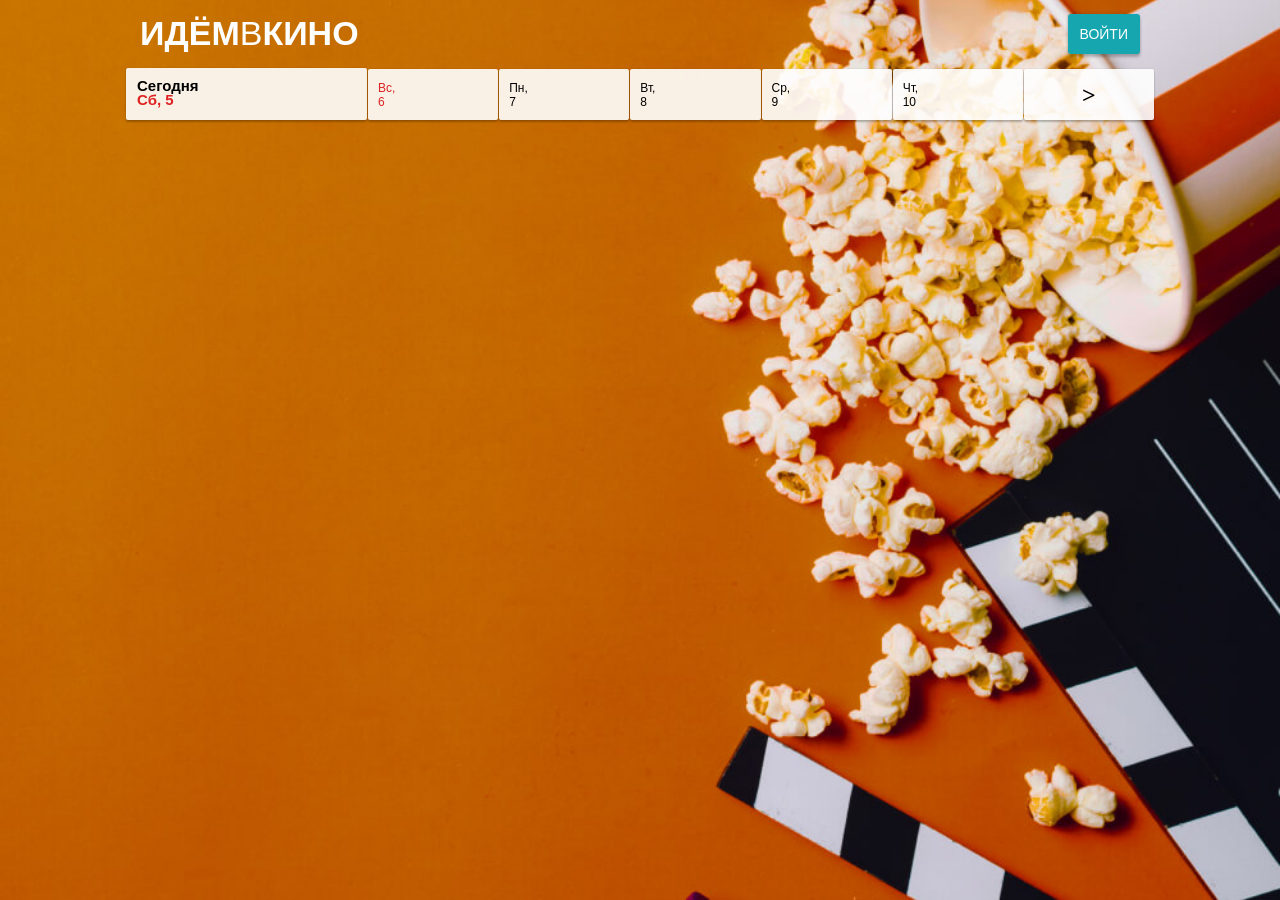
<file: index.html>
<!DOCTYPE html>
<html lang="ru">
<head>
  <meta charset="UTF-8">
  <meta name="viewport" content="width=device-width, initial-scale=1.0">
  <title>Идёмвкино</title>

  <link rel="stylesheet" href="./css/style.css">
</head>
<body>
  <div class="container">
    <header class="header">
      <h1 class="header__logo"><a class="header__logo_link" href="index.html">Идём<span class="header__logo_letter">в</span>кино</a></h1>
      <button class="header__button button">Войти</button>
    </header>

    <nav class="nav">
      <ul class="nav__days">
        <li class="nav__day nav__day_today">
          <span class="nav__text-today">Сегодня</span>
          <br><span class="nav__text-week"></span> <span class="nav__text-date"></span>
        </li>

        <li class="nav__day">
          <span class="nav__text-week"></span>
          <span class="nav__text-date"></span>
        </li>

        <li class="nav__day">
          <span class="nav__text-week"></span>
          <span class="nav__text-date"></span>
        </li>

        <li class="nav__day">
          <span class="nav__text-week"></span>
          <span class="nav__text-date"></span>
        </li>

        <li class="nav__day">
          <span class="nav__text-week"></span>
          <span class="nav__text-date"></span>
        </li>

        <li class="nav__day">
          <span class="nav__text-week"></span>
          <span class="nav__text-date"></span>
        </li>

        <li class="nav__day nav__arrow right">
          <span class="nav__arrow-text">&gt;</span>
        </li>
      </ul>
    </nav>

    <main class="main">
    </main>
  </div>

  <script src="./js/index.js"></script>
</body>
</html>
</file>
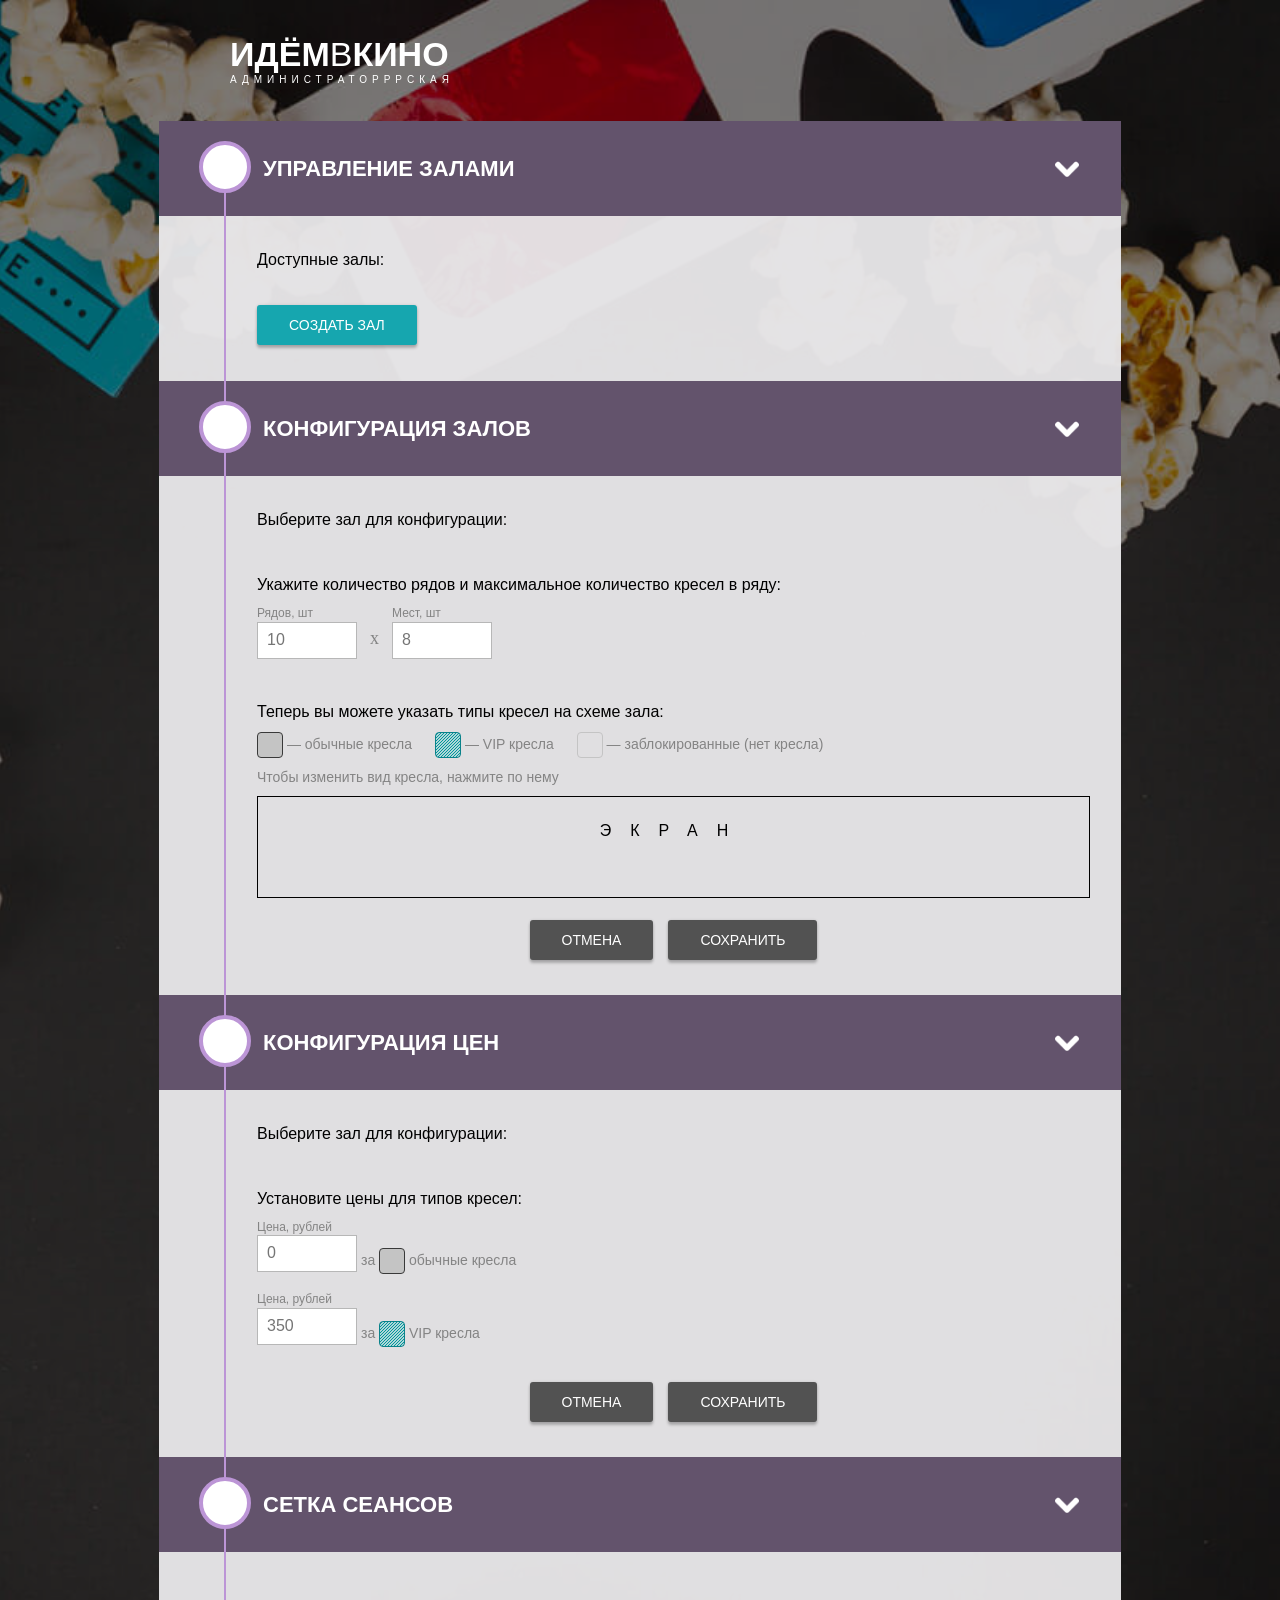
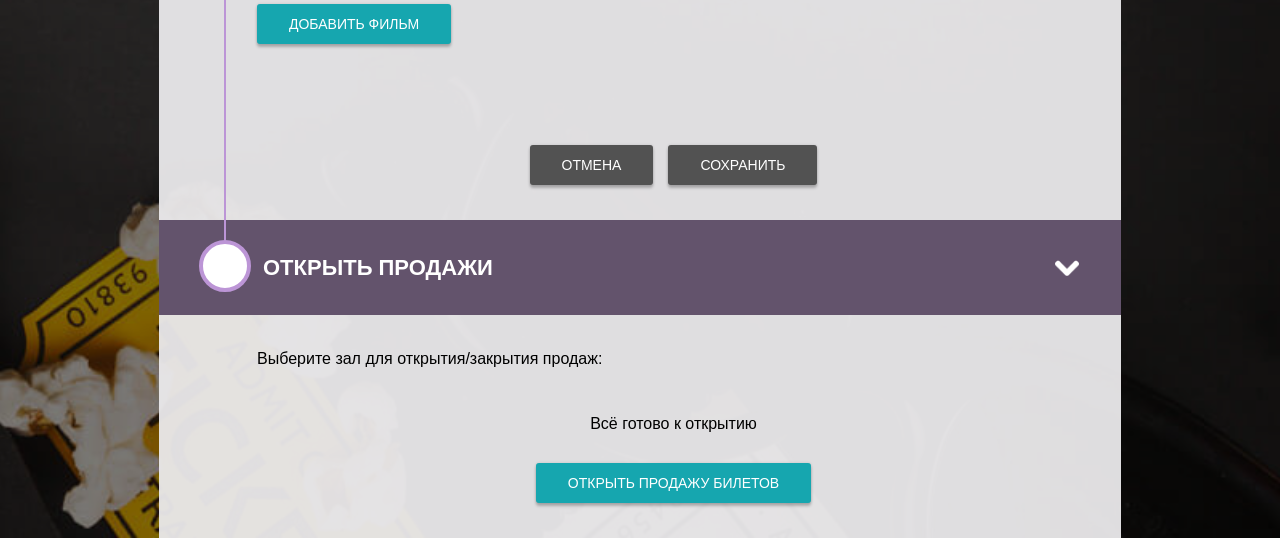
<file: admin-index.html>
<!DOCTYPE html>
<html lang="ru">
<head>
  <meta charset="UTF-8">
  <meta name="viewport" content="width=device-width, initial-scale=1.0">
  <title>Администраторская: Идёмвкино</title>

  <link rel="stylesheet" href="./css/style.css">
</head>
<body>
  <div class="admin__container">
    <header class="header header__admin">
      <h1 class="header__logo">Идём<span class="header__logo_letter">в</span>кино</h1>
      <p class="header__subtitle">Администраторррская</p>
    </header>

    <main class="admin__main">
      <section class="admin__section halls">
        <div class="admin__header">
          <h2 class="admin__header_text admin__header_text-first">Управление залами</h2>
          <img src="./images/arrow.png" alt="Скрыть/раскрыть раздел" class="admin__header_arrow">
        </div>

        <div class="admin__wrapper">
          <p class="admin__info halls__info">Доступные залы:</p>

          <ul class="halls__list">
          </ul>
            
          <button class="admin__button_hall button">Создать зал</button>
        </div>
      </section>

      <section class="admin__section hall-config">
        <div class="admin__header">
          <h2 class="admin__header_text">Конфигурация залов</h2>
          <img src="./images/arrow.png" alt="Скрыть/раскрыть раздел" class="admin__header_arrow">
        </div>

        <div class="admin__wrapper">
          <p class="admin__info">Выберите зал для конфигурации:</p>
          <ul class="halls_choose hall-config__list">
          </ul>

          <div class="hall-config__wrapper">
           
            <p class="admin_info">Укажите количество рядов и максимальное количество кресел в ряду:</p>
            
            <form class="hall-config__size">
              <label class="hall-config__size_rows admin_label">
                  Рядов, шт
                  <input type="number" id="rows" class="admin_input hall-config__rows" value="10" min="1" max="50">
              </label>
              <p class="hall-size">x</p>
              <label class="hall-config__size_places admin_label">
                  Мест, шт
                  <input type="number" id="places" class="admin_input hall-config__places" value="8" min="1" max="50">
              </label>
            </form>

            <p class="admin__info">Теперь вы можете указать типы кресел на схеме зала:</p>

            <div class="hall-config__types">
              <div class="hall-config__type_place"> 
                <span class="place_standart"></span> — обычные кресла
              </div>
              <div class="hall-config__type_place">
                <span class="place_vip"></span> — VIP кресла
              </div>
              <div class="hall-config__type_place">
                <span class="place_block"></span> — заблокированные (нет кресла)</p>
              </div>
            </div>

            <p class="hall-config__hint">Чтобы изменить вид кресла, нажмите по нему</p>

            <div class="hall-config__hall">
              <div class="hall-config__hall_screen">экран</div>

              <div class="hall-config__hall_wrapper">
              </div>

            </div>

            <div class="hall-config__buttons">
              <button class="admin__button_cancel hall-config__batton_cancel button_disabled button">Отмена</button>
              <button class="admin__button_save hall-config__batton_save button_disabled button">Сохранить</button>
            </div>

          </div>

        </div>
      </section>

      <section class="admin__section price-config">
        <div class="admin__header">
          <h2 class="admin__header_text">Конфигурация цен</h2>
          <img src="./images/arrow.png" alt="Скрыть/раскрыть раздел" class="admin__header_arrow">
        </div>

        <div class="admin__wrapper">
          <p class="admin__info">Выберите зал для конфигурации:</p>
          <ul class="halls_choose price-config__list">
          </ul>

          <div class="price-config__wrapper">

            <p class="admin__info">Установите цены для типов кресел:</p>

            <form class="price-config__form">

              <div class="price-config__legend">
                <label class="admin_label price-config__label">
                  Цена, рублей
                  <input type="number" class="admin_input price-config__input_standart" placeholder="0" min="0">
                </label>
                <p class="price-config__legend_text"> за <span class="price-config__chair place_standart"></span> обычные кресла</p>
              </div>
            
              <div class="price-config__legend">
                <label class="admin_label price-config__label">
                  Цена, рублей
                  <input type="number" class="admin_input price-config__input_vip" placeholder="350" min="0">
                </label>
                <p class="price-config__legend_text"> за <span class="price-config__chair place_vip"></span> VIP кресла</p>
              </div>

            </form>

            <div class="price-config__buttons">
              <button class="admin__button_cancel price-config__batton_cancel button_disabled button" type="reset">Отмена</button>
              <button class="admin__button_save price-config__batton_save button_disabled button">Сохранить</button>
            </div>

          </div>
        </div>
      </section>

      <section class="admin__section movie-seances">
        <div class="admin__header">
          <h2 class="admin__header_text">Сетка сеансов</h2>
          <img src="./images/arrow.png" alt="Скрыть/раскрыть раздел" class="admin__header_arrow">
        </div>

        <div class="admin__wrapper">

          <button class="admin__button_movie button">Добавить фильм</button>
    
          <div class="movie-seances__wrapper">
          </div>

          <div class="movie-seances__timelines">
          </div>

          <div class="movie-seances__buttons">
            <button class="admin__button_cancel movie-seances__batton_cancel button_disabled button" type="reset">Отмена</button>
            <button class="admin__button_save movie-seances__batton_save button_disabled button">Сохранить</button>
          </div>

        </div>
      </section>

      <section class="admin__section open">
        <div class="admin__header">
          <h2 class="admin__header_text admin__header_text-last">Открыть продажи</h2>
          <img src="./images/arrow.png" alt="Скрыть/раскрыть раздел" class="admin__header_arrow">
        </div>

        <div class="admin__wrapper admin__wrapper-last">
          <p class="admin__info">Выберите зал для открытия/закрытия продаж:</p>

          <ul class="halls_choose open__list">
          </ul>

          <div class="open__wrapper">

            <p class="admin__info open__info">Всё готово к открытию</p>
              
            <button class="admin__button_open button">Открыть продажу билетов</button>

          </div>
        </div>

      </section>

    </main>

  </div>

  <div class="popup popup__hall_add popup__hidden">

    <div class="popup__container">

      <div class="popup__header">
        <h2 class="popup__header_text">Добавление зала</h2>

        <div class="popup__close">
          <img src="./images/close.png" alt="Кнопка 'Закрыть окно'">
        </div>
      </div>

      <form class="popup__form popup__form_add-hall">
        <label class="admin_label add-hall_label">
          Название зала
          <input type="text" class="admin_input add-hall_input" placeholder="Например, «Зал 1»" required>
        </label>

        <div class="popup__buttons">
          <button class="popup__button_save popup__add-hall_button_add button" type="submit">Добавить зал</button>
          <button class="popup__button_cancel popup__add-hall_button_cancel button" type="reset">Отменить</button>
        </div>

      </form>
    </div>

  </div>

  <div class="popup popup__movie_add popup__hidden">

    <div class="popup__container">

      <div class="popup__header">
        <h2 class="popup__header_text">Добавление фильма</h2>

        <div class="popup__close">
          <img src="./images/close.png" alt="Кнопка 'Закрыть окно'">
        </div>
      </div>

      <form class="popup__form popup__form_add-movie">
        <label class="admin_label add-movie_label">
          Название фильма
          <input type="text" name="movie_name" class="admin_input add-movie_name_input" placeholder="Например, «Гражданин Кейн»" required>
        </label>

        <label class="admin_label add-movie_label">
          Продолжительность фильма (мин.)
          <input type="number" name="movie_time" class="admin_input add-movie_time_input" required>
        </label>

        <label class="admin_label add-movie_label">
          Описание фильма
          <textarea name="movie_synopsis" class="admin_input add-movie_synopsis_input" required></textarea>
        </label>

        <label class="admin_label add-movie_label">
          Страна
          <input type="text" name="movie_country" class="admin_input add-movie_country_input" required>
        </label>

        <div class="popup__buttons">
          <button class="popup__button_save popup__add-movie_button button">Добавить фильм</button>

          <label class="popup__button_save popup__add-poster_button button">
            Загрузить постер
            <input type="file" name="file" accept=".png" class="input_add_poster">
          </label>

          <button class="popup__button_cancel popup__add-movie_button_cancel button" type="reset">Отменить</button>
        </div>

      </form>
    </div>

  </div>

  <div class="popup popup__seance_add popup__hidden">

    <div class="popup__container">

      <div class="popup__header">
        <h2 class="popup__header_text">Добавление сеанса</h2>

        <div class="popup__close">
          <img src="./images/close.png" alt="Кнопка 'Закрыть окно'">
        </div>
      </div>

      <form class="popup__form popup__form_add-seance">
        <label class="admin_label add-seance_label">
          Название зала
          <select class="select__add-seance select__add-seance_hall">
          </select>
        </label>

        <label class="admin_label add-seance_label">
          Название фильма
          <select class="select__add-seance select__add-seance_movie">
          </select>
        </label>

        <label class="admin_label add-seance_label" id="seance_time">
          Время начала
          <input type="time" class="admin_input add-seans__input_time" value="00:00" required>
        </label>

        <div class="popup__buttons">
          <button class="popup__button_save popup__add-seance_button_add button">Добавить сеанс</button>
          <button class="popup__button_cancel popup__add-seance_button_cancel button" type="reset">Отменить</button>
        </div>

      </form>
    </div>

  </div>

  <div class="popup popup__seance_remove popup__hidden">

    <div class="popup__container">

      <div class="popup__header">
        <h2 class="popup__header_text">Удаление сеанса</h2>

        <div class="popup__close">
          <img src="./images/close.png" alt="Кнопка 'Закрыть окно'">
        </div>
      </div>

      <div class="seance-remove_text">
        Вы действительно хотите снять с сеанса фильм "<span class="seance-remove_title"></span>"?
      </div>

      <div class="popup__buttons">
        <button class="popup__button_save popup__remove-seance_button_delete button">Удалить</button>
        <button class="popup__button_cancel popup__remove-seance_button_cancel button" type="reset">Отменить</button>
      </div>

   
    </div>

  <script src="./js/admin_index.js"></script>  
  <script src="./js/admin_halls.js"></script>
  <script src="./js/admin_movies.js"></script>
  <script src="./js/admin_seances.js"></script>

</body>
</html>
</file>
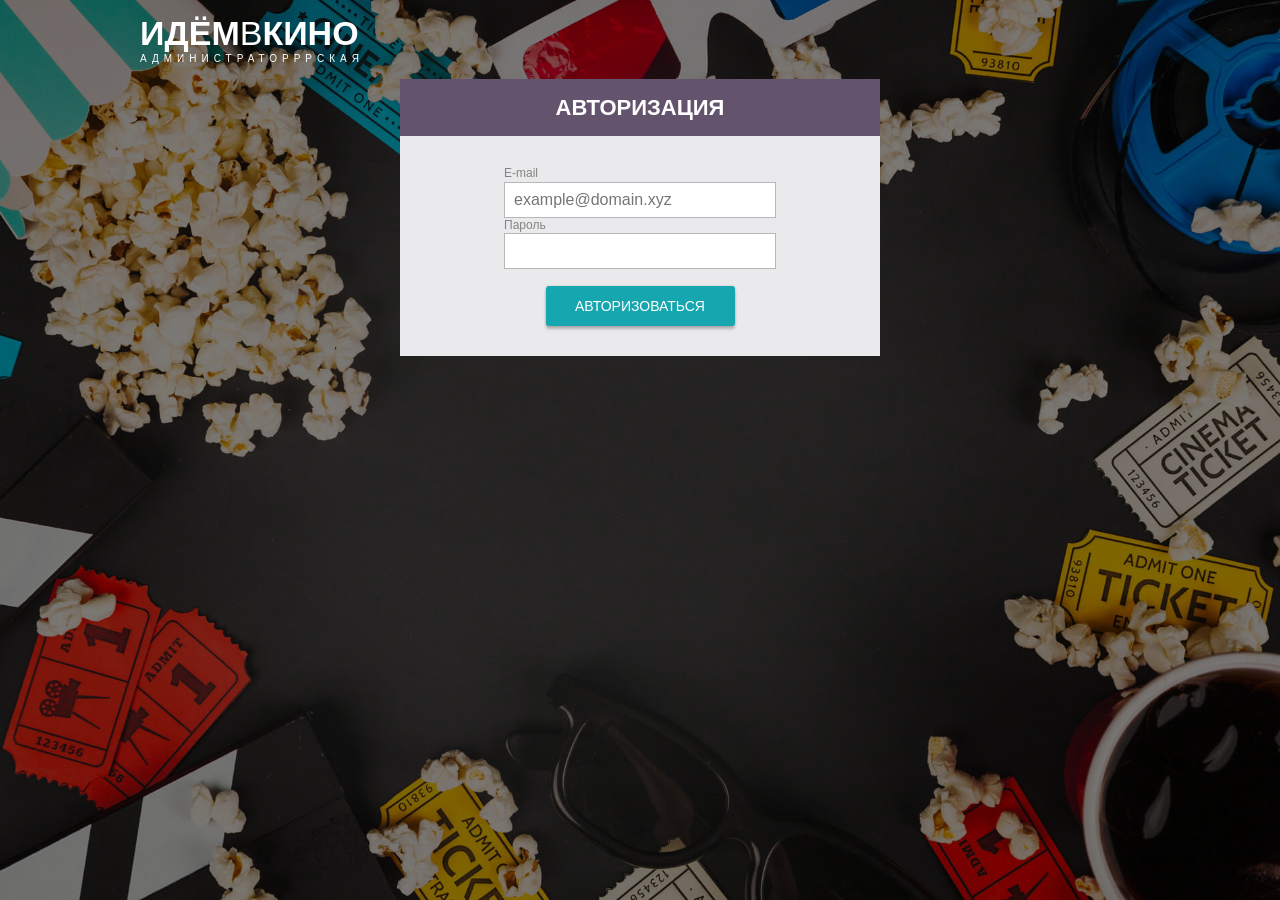
<file: admin-login.html>
<!DOCTYPE html>
<html lang="ru">
<head>
  <meta charset="UTF-8">
  <meta name="viewport" content="width=device-width, initial-scale=1.0">
  <title>Авторизация: Идёмвкино</title>

  <link rel="stylesheet" href="./css/style.css">
</head>
<body>
  <div class="admin__container">
    <header class="header login__header">
      <h1 class="header__logo">Идём<span class="header__logo_letter">в</span>кино</h1>
      <p class="header__subtitle">Администраторррская</p>
    </header>

    <main class="login__main">
      <div class="login__main_header">
          <h2 class="login__main_header-text">Авторизация</h2>
      </div>

      <form class="login__form">
        <label class="login__label">
          <span class="label__text">E-mail</span>
          <input type="email" name="login" class="login__input login__email" placeholder="example@domain.xyz">
        </label>

        <label class="login__label">
          <span class="label__text">Пароль</span>
          <input type="password" name="password" class="login__input login__password">
        </label>

        <button class="login__button button">Авторизоваться</button>
      </form>
    </main>

  </div>

  <script src="./js/admin_login.js"></script>
</body>
</html>
</file>
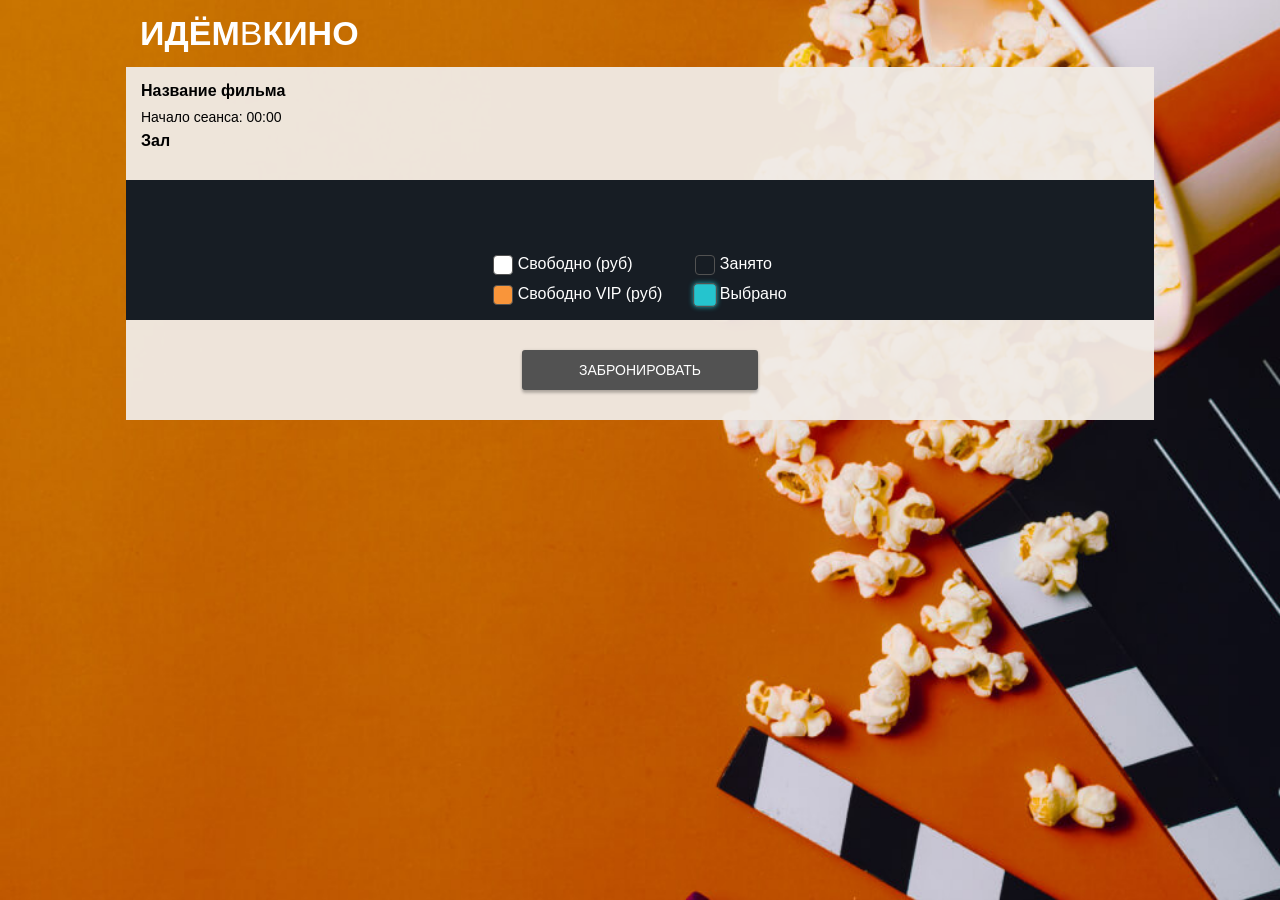
<file: hall.html>
<!DOCTYPE html>
<html lang="ru">
<head>
  <meta charset="UTF-8">
  <meta name="viewport" content="width=device-width, initial-scale=1.0">
  <title>Выбор мест: Идёмвкино</title>

  <link rel="stylesheet" href="./css/style.css">
</head>

<body>
  <div class="container">
    <header class="header">
      <h1 class="header__logo"><a class="header__logo_link" href="index.html">Идём<span class="header__logo_letter">в</span>кино</a></h1>
    </header>

    <main class="main buying">
      <section class="buying__info">
        <div class="buying__info_movie">
          <h2 class="buying__info_title">Название фильма</h2>
          <p class="buying__info_start">Начало сеанса: <span class="buying__info-time">00:00</span></p> 
          <p class="buying__info_hall">Зал</p>
        </div>  

        <div class="buying__info_hint">
          <img src="./images/hint.png" alt="Тап" class="buying__info_hint-image">
          <div class="buying__info_hint-text">Тапните дважды, чтобы увеличить</div>
        </div>
      </section>

      <section class="buying__scheme">
        <div class="buying__scheme_wrapper">
          <div class="buying__scheme_places">
          </div>
        </div>

        <div class="buying__scheme_legend">
          <div class="buying__scheme_prices">
            <p class="buying__scheme_legend-text"><span class="buying__scheme_legend-chair chair_standart"></span> Свободно (<span class="price_standart"></span>руб)</p>
            <p class="buying__scheme_legend-text"><span class="buying__scheme_legend-chair chair_vip"></span> Свободно VIP (<span class="price_vip"></span>руб)</p>
          </div>

          <div class="buying__scheme_info">
            <p class="buying__scheme_legend-text"><span class="buying__scheme_legend-chair chair_occupied"></span> Занято</p>
            <p class="buying__scheme_legend-text"><span class="buying__scheme_legend-chair chair_selected"></span> Выбрано</p>
          </div>
        </div>
      </section>

      <button class="buying__button button buying__button_disabled">Забронировать</button>

    </main>
  </div>

  <script src="./js/hall.js"></script>
</body>

</html>
</file>
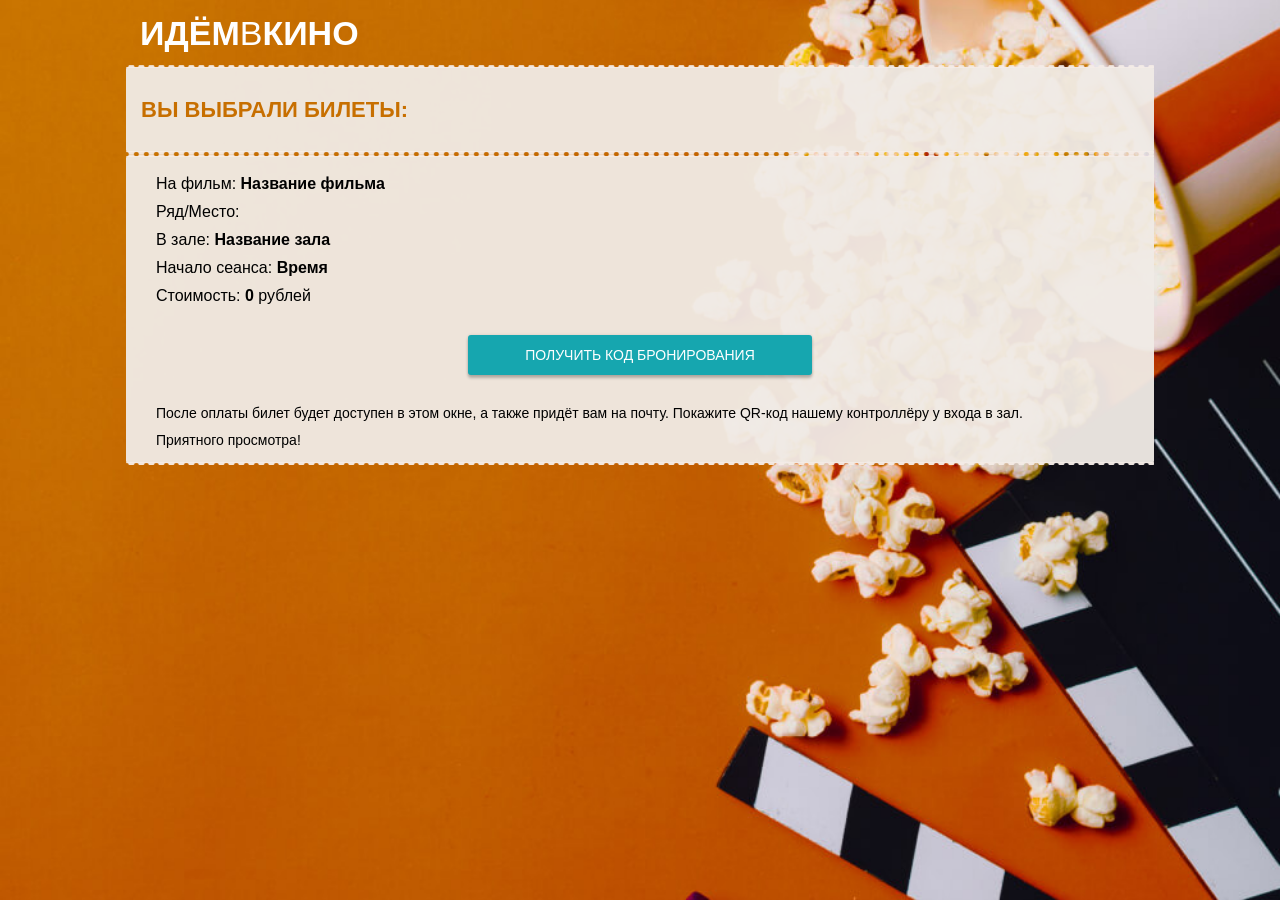
<file: payment.html>
<!DOCTYPE html>
<html lang="ru">
  <head>
    <meta charset="UTF-8" />
    <meta name="viewport" content="width=device-width, initial-scale=1.0" />
    <title>Оплата билетов: Идёмвкино</title>

    <link rel="stylesheet" href="./css/style.css" />
  </head>

  <body>
    <div class="container">
      <header class="header">
        <h1 class="header__logo">
          <a class="header__logo_link" href="index.html"
            >Идём<span class="header__logo_letter">в</span>кино</a
          >
        </h1>
      </header>

      <main class="main">
        <div class="payment__header">
          <h2 class="payment__header-text">Вы выбрали билеты:</h2>
        </div>

        <section class="ticket__info-wrapper">
          <div class="ticket__info">
            <p class="ticket__info-text">
              На фильм:
              <span class="ticket__info-movie ticket__info-bold"
                >Название фильма</span
              >
            </p>
            <p class="ticket__info-text">
              Ряд/Место:
              <span class="ticket__info-places ticket__info-bold"></span>
            </p>
            <p class="ticket__info-text">
              В зале:
              <span class="ticket__info-hall ticket__info-bold"
                >Название зала</span
              >
            </p>
            <p class="ticket__info-text">
              Начало сеанса:
              <span class="ticket__info-time ticket__info-bold">Время</span>
            </p>
            <p class="ticket__info-text">
              Стоимость:
              <span class="ticket__info-price ticket__info-bold">0</span> рублей
            </p>
          </div>

          <button class="ticket__button button">
            Получить код бронирования
          </button>

          <div class="ticket__hint">
            <p class="ticket__hint-text">
              После оплаты билет будет доступен в этом окне, а также придёт вам
              на почту. Покажите QR-код нашему контроллёру у входа в зал.
            </p>

            <p class="ticket__hint-text">Приятного просмотра!</p>
          </div>
        </section>
      </main>
    </div>

    <script src="./js/payment.js"></script>
  </body>
</html>
</file>
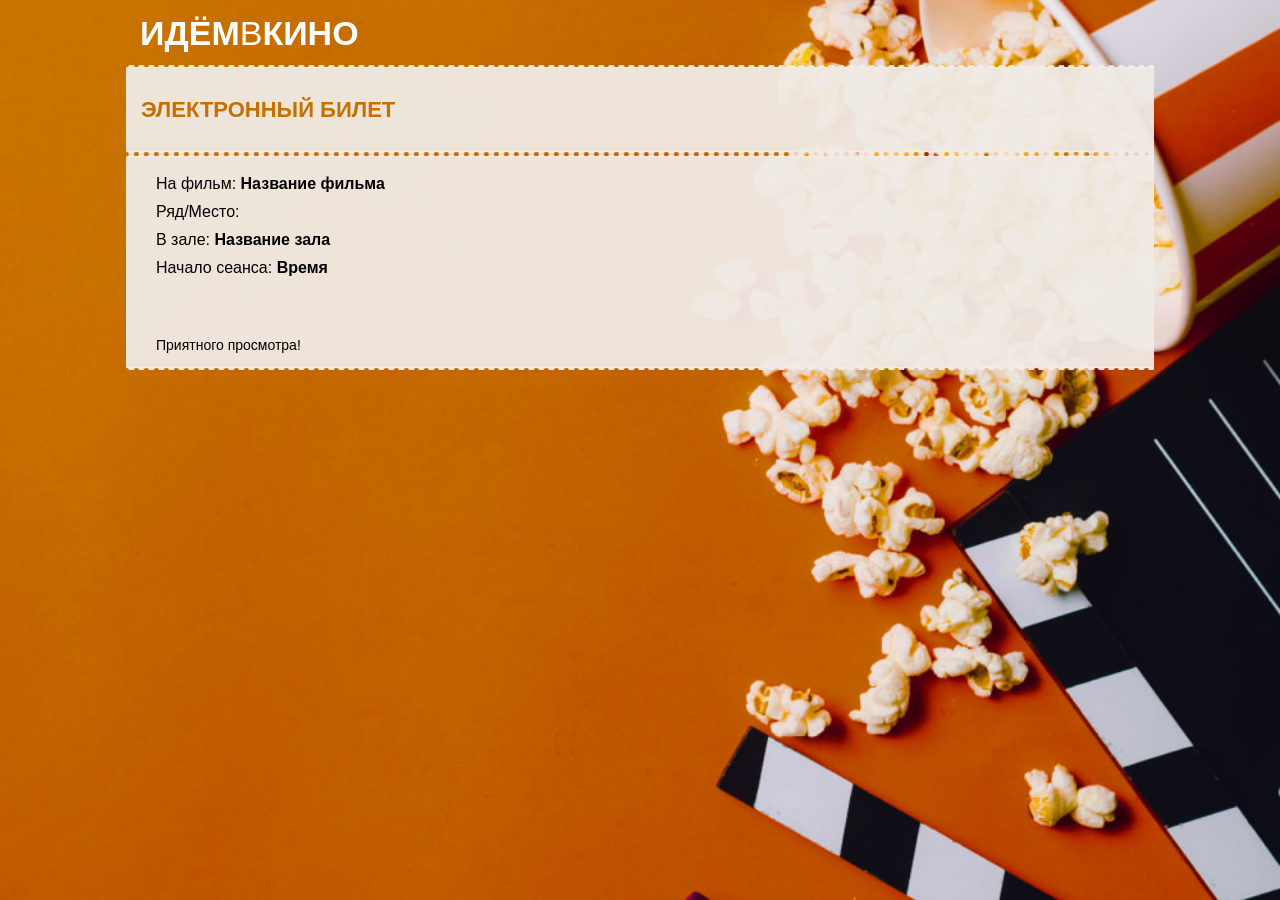
<file: ticket.html>
<!DOCTYPE html>
<html lang="ru">
<head>
  <meta charset="UTF-8">
  <meta name="viewport" content="width=device-width, initial-scale=1.0">
  <title>Электронный билет: Идёмвкино</title>

  <link rel="stylesheet" href="./css/style.css">
</head>
<body>
  <div class="container">
    <header class="header">
      <h1 class="header__logo"><a class="header__logo_link" href="index.html">Идём<span class="header__logo_letter">в</span>кино</a></h1>
    </header>

    <main class="main">
      <div class="payment__header">
          <h2 class="payment__header-text">Электронный билет</h2>
      </div>

      <section class="ticket__info-wrapper">
        <div class="ticket__info">
          <p class="ticket__info-text">На фильм: <span class="ticket__info-movie ticket__info-bold">Название фильма</span></p>
          <p class="ticket__info-text">Ряд/Место: <span class="ticket__info-places ticket__info-bold"></span></p>
          <p class="ticket__info-text">В зале: <span class="ticket__info-hall ticket__info-bold">Название зала</span></p>
          <p class="ticket__info-text">Начало сеанса: <span class="ticket__info-time ticket__info-bold">Время</span></p>
        </div>

        <div class="ticket__info-qr"></div>

        <div class="ticket__hint">
          <p class="ticket__hint-text">Приятного просмотра!</p>
        </div>
      </section>
    </main>

  </div>

  <script src="./js/ticket.js"></script>
  <script src="./js/QRCreator.js"></script>
</body>
</html>
</file>
<file: css/style.css>
/***основные свойства***/

* {
  box-sizing: border-box;
}

a {
  text-decoration: none;
}

h1,
h2,
h3 {
  margin-top: 0;
  margin-bottom: 0;
}

ul {
  padding: 0;
  margin: 0;
}

p {
  margin-block-start: 0;
  margin-block-end: 0;
}

@import url('https://fonts.googleapis.com/css2?family=Roboto:wght@100;300;400;500;700;900&display=swap');

body {
  font-family: 'Roboto', Arial, sans-serif;
  font-style: normal;
  font-weight: 400;
  margin: 0;
  padding: 0;

  color: #000000;
}

.container {
  width: 100%;
  
  background-image: url("../images/background.jpg");
  background-color: #C97400;
  background-repeat: no-repeat;
  background-position: center center;
  background-size: cover;

  min-height: 100vh;
}

/***header***/

.header {
  display: flex;
  justify-content: space-between;

  color: #FFFFFF;
  text-transform: uppercase;
  line-height: 39px;

  padding: 14px;
}

.header__logo_link {
  color: #FFFFFF;
}

.header__logo {
  font-size: 34px;
  font-weight: 900;
}

.header__logo_letter {
  font-weight: 100;
}

/***button***/

.button {
  color: #FFFFFF;
  font-family: 'Roboto', Arial, sans-serif;
  font-size: 14px;
  font-weight: 500;
  text-transform: uppercase;

  border: none;
  border-radius: 3px;
  box-shadow: 0px 0px 3px 0px rgba(0, 0, 0, 0.12), 0px 3px 3px 0px rgba(0, 0, 0, 0.24);

  background-color: #16A6AF;

  padding: 12px;

  cursor: pointer;
}

.button:hover {
  box-shadow: 0px 0px 3px 0px rgba(255, 255, 255, 0.12), 0px 3px 3px 0px rgba(255, 255, 255, 0.24);
}

.button:focus-visible {
  outline: #757575 auto 1px;
}

/***index nav***/

.nav {
  position: sticky;
}

.nav__days {
  min-height: 58px;

  display: flex;
  align-items: center;

  gap: 1px;

  list-style: none;

  padding-bottom: 10px;
  margin-bottom: 30px;
}

.nav__day {
  width: 100%;

  display: flex;
  flex-direction: column;
  align-items: flex-start;
  justify-content: center;
  align-self: stretch;

  min-height: 48px;

  padding: 10px;
  margin-top: 1px;

  font-size: 12px;
  font-weight: 400;
  line-height: 14px;

  border-radius: 2px;
  background: rgba(255, 255, 255, 0.90);

  box-shadow: 0px 0px 2px 0px rgba(0, 0, 0, 0.12), 0px 2px 2px 0px rgba(0, 0, 0, 0.24);

  cursor: pointer;
}

.nav__day:hover {
  box-shadow: 0px 0px 2px 0px rgba(0, 0, 0, 0.12), 0px 2px 2px 0px rgba(0, 0, 0, 0.24);
}

.nav__day_today {
  display: block;
  min-width: 66px;
}

.nav__day_weekend {
  color: #DE2121;
}

.nav__day-checked {
  min-height: 52px;
  padding: 11px;
  margin-top: 0;

  min-width: 75px;

  font-size: 15px;
  font-weight: 700;
  line-height: 14px;
}

.nav__arrow {
  align-items: center;

  font-family: Consolas;
  font-weight: bold;
  font-size: 24px;
  line-height: 28px;
}

/***index main***/

.movie {
  width: 100%;
  background: rgba(241, 235, 230, 0.95);

  padding: 15px;
  margin-bottom: 30px;
}

.movie:last-child {
  margin-bottom: 0;
}

.movie__info {
  display: flex;
}

.movie__poster {
  width: 125px;
  height: 175px;

  position: relative;
}

.movie__poster::after {
  content: "";
  display: block;

  box-sizing: border-box;

  width: 6px;
  height: 14px;

  position: absolute;
  top: 0;
  right: -7px;

  border-top: 14.4px solid #772720;
  border-left: 6.4px solid #772720;
}

.movie__poster_image {
  width: 125px;
  height: 175px;
  object-fit: cover;
}

.movie__description {
  padding-left: 15px;
}

.movie__title {
  font-size: 16px;
  font-weight: 700;
  line-height: 18px;

  margin-bottom: 11px;
}

.movie__synopsis {
  font-size: 14px;
  font-weight: 400;
  line-height: 16px;

  margin-bottom: 11px;
}

.movie__data {
  display: flex;
  justify-content: flex-start;
  gap: 2.38px;
}

.movie__data-length .movie__data-country {
  font-size: 14px;
  font-weight: 300;
  line-height: 16px;
}

.movie-seances__hall {
  font-size: 16px;
  font-weight: 700;
  line-height: 18px;

  margin-bottom: 7px;
}

.movie-seances__list {
  display: flex;
  align-items: center;

  flex-wrap: wrap;

  gap: 4px;

  list-style: none;
}

.movie-seances__list:not(:last-child) {
  margin-bottom: 25px;
}

.movie-seances__time {
  display: flex;

  width: 53px;
  height: 33px;

  color: #000000;
  font-size: 15px;
  font-weight: 400;
  line-height: 17px;

  justify-content: center;
  align-items: center;

  border-radius: 2px;
  background-color: #FFFFFF;

  box-shadow: 0px 0px 2px 0px rgba(0, 0, 0, 0.12), 0px 2px 2px 0px rgba(0, 0, 0, 0.24);

  cursor: pointer;
}

.movie-seances__time:hover {
  box-shadow: 0px 0px 2px 0px rgba(0, 0, 0, 0.12), 0px 2px 2px 0px rgba(0, 0, 0, 0.24);
}

.movie-seances__time_disabled {
  background-color: #C4C4C4;
  cursor: default;
}

/***hall main***/

.buying {
  width: 100%;
  background: rgba(241, 235, 230, 0.95);
  padding-bottom: 30px;
}

.buying__info {
  padding: 15px;

  display: flex;
  justify-content: space-between;
  align-items: center;
}

.buying__info_movie {
  min-width: 260px;
}

.buying__info_title {
  font-size: 16px;
  font-weight: 700;
  line-height: 18px;

  margin-bottom: 9px;
}

.buying__info_start, .buying__info_time {
  font-size: 14px;
  font-weight: 300;
  line-height: 16px;

  margin-bottom: 7px;
}

.buying__info_hall {
  font-size: 16px;
  font-weight: 700;
  line-height: 18px;

  margin-bottom: 15px;
}

.buying__info_hint {
  width: 100px;
  padding-left: 16px; 
  padding-right: 16px; 
  flex-direction: column; 
  align-items: center; 
  display: inline-flex;

  position: relative;
}

.buying__info_hint-image {
  width: 24px; 
  position: absolute;
  left: -10px;
  top: 17px; 
}

.buying__info_hint-text {
  font-size: 14px;
  font-weight: 300;
  line-height: 16px;
  text-align: center;
}

/***hall scheme***/

.buying__scheme {
  background: #171D24;
  padding: 15px 30px;

  display: flex;
  flex-direction: column;
  align-items: center;
}

.buying__scheme_wrapper {
  font-size: 0;

  max-width: 284px;
  padding-top: 30px;

  background-image: url(../images/screen.png);
  background-position: top;
  background-repeat: no-repeat;
  background-size: 100%;

  display: flex;
  flex-direction: column;
  align-items: center;
}
  
.buying__scheme_row {
  display: flex;
  gap: 4px;
}  

.buying__scheme_row:not(:last-child) {
  margin-bottom: 4px;
}
    
.buying__scheme_chair, .buying__scheme_legend-chair {
  width: 20px;
  height: 20px;
  border-radius: 4px;
}

.buying__scheme_chair:not(.no-chair, .chair_occupied):hover {
  box-shadow: 0px 0px 4px #ffffff;
}

.chair_standart {
  background-color: #FFFFFF;
  border: 1px #525252 solid;
  cursor: pointer;
}

.chair_vip {
  background-color: #F9953A;
  border: 1px #525252 solid;
  cursor: pointer;
}

.chair_occupied {
  border: 1px #525252 solid;
}

.chair_selected {
  transform: scale(1.2);

  background-color: #25C4CE;
  border: 1px #525252 solid;
  box-shadow: 0px 0px 4px #16A6AF;

  cursor: pointer;
}

.buying__scheme_legend {
  padding-top: 30px;
  display: flex;
  flex-wrap: wrap;
}

.buying__scheme_prices {
  padding-right: 33px;
}

.buying__scheme_legend-text {
  color: #FFFFFF;
  font-size: 16px;
  font-weight: 300;
  line-height: 16px;
}

.buying__scheme_legend-text:not(:last-child) {
  margin-bottom: 10px;
}

.buying__scheme_legend-chair {
  display: inline-block;
  vertical-align: middle;
  cursor: default;
}

.buying__button {
  display: block;
  margin-top: 30px;
  margin-left: auto;
  margin-right: auto;

  padding: 0 57px;
  min-height: 40px;
}

.buying__button_disabled {
  background-color: #525252;
  cursor: default;
}

.buying__button_disabled:hover {
  box-shadow: 0px 0px 3px 0px rgba(0, 0, 0, 0.12), 0px 3px 3px 0px rgba(0, 0, 0, 0.24);
}

/***payment & ticket header***/

.payment__header {
  width: 100%;
  background: rgba(241, 235, 230, 0.95);

  padding: 30px 15px;

  position: relative;
}

.payment__header::before{
  content: '';
  display: block;
  position: absolute;
  background-image: url(../images/ticket-before.png);
  top: -2px;
  left: 0;
  right: 0;
  height: 3px;
}

.payment__header::after{
  content: '';
  display: block;
  position: absolute;
  background-image: url(../images/ticket-after.png);
  bottom: -2px;
  left: 0;
  right: 0;
  height: 3px;
}

.payment__header-text {
  color: #C76F00;
  font-size: 22px;
  font-weight: 700;
  line-height: 25px;

  text-transform: uppercase;
}

/***payment & ticket main***/

.ticket__info-wrapper {
  width: 100%;
  background: rgba(241, 235, 230, 0.95);

  padding: 19px 30px 15px;
  margin-top: 4px;

  position: relative;
}

.ticket__info-wrapper::before {
  content: '';
  display: block;
  position: absolute;
  background-image: url(../images/ticket-before.png);
  top: -2px;
  left: 0;
  right: 0;
  height: 3px;
}

.ticket__info-wrapper::after{
  content: '';
  display: block;
  position: absolute;
  background-image: url(../images/ticket-after.png);
  bottom: -2px;
  left: 0;
  right: 0;
  height: 3px;
}

.ticket__info {
  font-size: 16px;
  line-height: 18,4px;
}

.ticket__info-text {
  font-weight: 400;
}

.ticket__info-text:not(:last-child) {
  margin-bottom: 10px;
}

.ticket__info-bold {
  font-weight: 700;
}

.ticket__button {
  display: block;
  margin-top: 30px;
  margin-bottom: 30px;
  margin-left: auto;
  margin-right: auto;

  padding: 0 57px;
  min-height: 40px;
}

.ticket__hint {
  display: flex;
  flex-direction: column;
  gap: 11px;
}

.ticket__hint-text {
  font-size: 14px;
  line-height: 16px;
  font-weight: 300;
}

.ticket__info-qr {
  display: flex;
  justify-content: center;

  margin-top: 30px;
  margin-bottom: 30px;

}

/***admin login***/

.admin__container {
  width: 100%;
  
  background-image: url("../images/admin-background.jpg");
  background-color: #252322;
  background-repeat: no-repeat;
  background-position: center center;
  background-size: cover;

  min-height: 100vh;

  position: relative;
  z-index: 0;
}

.admin__container::after {
  content: "";
  position: absolute;
  top: 0;
  left: 0;
  right: 0;
  bottom: 0;
  z-index: -1;
  background-color: rgba(0, 0, 0, 0.5);
}

/***admin login header***/

.login__header {
  flex-direction: column;
}

.header__subtitle {
  font-size: 10px;
  line-height: 12px;
  font-weight: 400;
  letter-spacing: 5px;
}

/***admin login form***/

.login__main_header {
  background-color: #63536C;
  padding-top: 16px;
  padding-bottom: 16px;
}

.login__main_header-text {
  color: #FFFFFF;
  font-size: 22px;
  line-height: 25px;
  font-weight: 700;

  text-transform: uppercase;
  text-align: center;
}

.login__main {
  max-width: 480px;
  margin: 0 auto;
}

.login__form {
  background-color: #EAE9EB;
  padding-top: 30px;
  padding-bottom: 30px;

  display: flex;
  flex-direction: column;
  align-items: center;
}

.login__label {
  width: 272px;

  display: flex;
  flex-direction: column;
}

.label__text {
  color: #848484; 
  font-size: 12px; 
  font-weight: 400; 
  line-height: 14px;

  margin-bottom: 1.6px;
}

.login__input {
  height: 36px;

  background-color: #FFFFFF;
  border: 1px #B7B7B7 solid; 

  color: #757575; 
  font-size: 16px; 
  font-weight: 400; 

  padding-left: 9px;
}

.login__input:focus-visible {
  outline: #757575 auto 1px;
}

.login__button {
  margin-top: 17px;
  width: 189px;
  height: 40px;
}

/***admin index***/

.header__admin {
  flex-direction: column;
  padding-left: 104px;

  padding-top: 35px;
  padding-bottom: 35px;
}

.admin__section {
  background-color: rgba(234, 233, 235, 0.95);
}

.admin__header {
  padding-top: 20px;
  padding-bottom: 20px;

  background-color: #63536C;

  position: relative;
}

.admin__header::before {
  content: "";
  width: 22px;
  height: 22px;
  border-radius: 22px;

  background: #FFFFFF;
  border: 4px solid #BC95D6;

  position: absolute;
  top: 17px; 
  left: 20px;
}

.admin__header_text {
  color: #FFFFFF;
  
  font-size: 22px; 
  font-weight: 700; 
  line-height: 25px;

  text-transform: uppercase;

  margin-left: 67px;
}

.admin__header_arrow {
  width: 24px;
  height: 16px;
  position: absolute;
  top: 40px;
  right: 42px;

  cursor: pointer;
}

.admin__header_arrow-hide {
  transform: rotate(180deg);
}

.admin__wrapper {
  padding-top: 35px;
  padding-left: 31px;
  padding-right: 31px;

  display: flex;
  flex-direction: column;
}

.admin__wrapper-hide {
  display: none;
}

.admin__info {
  font-size: 16px; 
  font-weight: 400; 
  line-height: 18px;
}

/***admin halls***/

.halls__list {
  list-style-type: none;
  
  margin-top: 14px;
  margin-bottom: 22px;
  padding-left: 25px;
}

.halls__list_item {
  font-size: 16px; 
  font-weight: 500; 
  line-height: 18px;

  text-transform: uppercase;

  position: relative;

  display: flex;
}

.halls__list_item::before {
  content: "–";
  position: absolute;
  left: -14px;
}

.halls__list_item:not(:last-child) {
  margin-bottom: 10px;
}

.admin__button_remove {
  display: flex;
  justify-content: center;
  align-items: center;

  margin-left: 4px;

  width: 20px;
  height: 20px;
  border-radius: 3px;

  background-color: #FFFFFF;
  box-shadow: 0px 0px 3px 0px rgb(0 0 0 / 12%), 0px 3px 3px 0px rgb(0 0 0 / 24%);

  cursor: pointer;
  position: relative;
}

.admin__button_remove::before {
  content: "";
  background: url(../images/bin.png);
  width: 12px;
  height: 12px;
  position: absolute;
  background-repeat: no-repeat;
  background-position: 0px 0px;
  background-size: auto 12px;
}

.admin__button_hall {
  padding: 12px 32px;
  margin-bottom: 36px;
  align-self: center;


}

/***admin hall config***/

.halls_choose {
  list-style: none;

  display: flex;
  flex-wrap: wrap;

  margin-top: 12px;
  margin-bottom: 35px;
}

.hall__item {
  font-size: 14px;
  font-weight: 500;
  line-height: 16px;

  text-transform: uppercase;

  padding: 12px 20px;
  background-color: rgba(255, 255, 255, 0.45);
  border-radius: 3px;

  box-shadow: 0px 0px 2px 0px rgba(0, 0, 0, 0.12), 0px 2px 2px 0px rgba(0, 0, 0, 0.24), 0px 6px 8px 0px rgba(0, 0, 0, 0.24);

  cursor: pointer;
}

.hall_item-selected {
  font-size: 15px;
  font-weight: 900;

  background-color: #FFFFFF;

  transform: scale(1.05);
}

.hall-config__size {
  margin-top: 12px;
  margin-bottom: 36px;

  display: flex;
  gap: 13px;
}

.admin_label {
  color: #848484;
  font-size: 12px;
  font-weight: 400;
  line-height: 14px;
}

.admin_input {
  margin-top: 1.6px;
  padding: 8px 9px 9px 9px;

  color: #757575;
  font-family: 'Roboto', Arial, sans-serif;
  font-size: 16px;
  font-weight: 400;

  background-color: #FFFFFF;

  border: 1px solid #B7B7B7;
}

.admin_input:focus-visible {
  outline: #757575 auto 1px;
}

.hall-config__rows {
  width: 100px;
}

.hall-config__places {
  width: 100px;
}

.hall-size {
  color: #848484;
  font-family: Consolas;
  font-size: 18px;
  font-weight: 400;
  line-height: 21px;

  padding-top: 22px;
}

.hall-config__types {
  margin-top: 11px;
  margin-bottom: 11px;

  display: flex;
  flex-wrap: wrap;

  gap: 12px 23px;
}

.hall-config__type_place, .hall-config__hint {
  color: #848484;
  font-size: 14px;
  font-weight: 400;
  line-height: 16px;
}

.place_standart {
  display: inline-block;
  width: 26px;
  height: 26px;
  border-radius: 4px;

  background-color: #C4C4C4;
  border: 1px solid #393939;

  vertical-align: middle;
}

.place_vip {
  display: inline-block;
  width: 26px;
  height: 26px;
  border-radius: 4px;

  background-color: #B0D6D8;
  background-image: url(../images/vip-background.png);
  border: 1px solid #0A828A;

  vertical-align: middle;
}

.place_block {
  display: inline-block;
  width: 26px;
  height: 26px;
  border-radius: 4px;

  border: 1px solid #C4C4C4;

  vertical-align: middle;
}

.hall-config__hall {
  margin-top: 11px;
  margin-bottom: 5px;

  padding-top: 64px;
  padding-bottom: 36px;

  width: 100%;

  border: 1px solid #000000;

  position: relative;

  display: flex;
  justify-content: center;
  align-items: center;
}

.hall-config__hall_screen {
  position: absolute;
  left: center;
  top: 25px;

  font-size: 16px;
  font-weight: 400;
  line-height: 18px;

  text-transform: uppercase;
  letter-spacing: 19px;
}

.hall-config__hall_wrapper {
  display: flex;
  flex-direction: column;

  gap: 10px;
}

.hall-config__hall_row {
  display: flex;
  gap: 10px;
}

.hall-config__buttons {
  display: flex;
  justify-content: center;
  padding-top: 17px;
  margin-bottom: 35px;
}

.admin__button_cancel {
  margin-right: 15px;
  padding: 12px 32px;

  color: #63536C;
  background-color: #FFFFFF;
}

.admin__button_save {
  padding: 12px 32px;
}

.button_disabled {
  color: #FFFFFF;
  background-color: #525252;
  cursor: default;
}

.button_disabled:hover {
  box-shadow: 0px 0px 3px 0px rgba(0, 0, 0, 0.12), 0px 3px 3px 0px rgba(0, 0, 0, 0.24);
}


/***admin prices config***/

.price-config__legend {
  margin-top: 12px;

  display: flex;
  align-items: flex-end;
}

.price-config__legend:last-child {
  margin-bottom: 12px;
}

.price-config__label {
  display: flex;
  flex-direction: column;
}

.price-config__input_standart, .price-config__input_vip {
  width: 100px;
}

.price-config__legend_text {
  color: #848484;
  font-size: 14px;
  font-weight: 400;
  line-height: 16px;

  margin-left: 4px;
  margin-bottom: 6px;
}

.price-config__buttons {
  display: flex;
  justify-content: center;
  padding-top: 17px;
  margin-top: 12px;
  margin-bottom: 35px;
}

/***admin movie seances***/

.admin__button_movie {
  align-self: flex-start;

  padding: 12px 32px;

  margin-top: 17px;
}

.movie-seances__wrapper {
  margin-top: 36px;
  margin-bottom: 36px;
  
  display: flex;
  flex-wrap: wrap;

  gap: 15px;
}

.movie-seances__movie {
  width: 260px;
  height: 50px;

  border: 1px solid rgba(0, 0, 0, 0.30);

  display: flex;
  position: relative;
  align-items: center;

  cursor: move;
}

.movie-seances__movie_poster {
  width: 38px;
  height: 50px;
  object-fit: cover;
}

.movie-seances__movie_info {
  margin-left: 10px;
  margin-right: 10px;

  font-size: 14px;
  line-height: 16px;
}

.movie_info-title {
  font-weight: 500;
}

.movie_info-length {
  font-weight: 400;
  margin-top: 4px;
}

.movie-seances__movie_delete {
  position: absolute;
  right: 2px;
  bottom: 2px;
}

.background_1 {
  background-color: #CAFF85;
}

.background_2 {
  background-color: #85FF89;
}

.background_3 {
  background-color: #85FFD3;
}

.background_4 {
  background-color: #85E2FF;
}

.background_5 {
  background-color: #8599FF;
}

.movie-seances__timelines {
  display: flex;
  flex-direction: column;
  
  gap: 35px;

  min-width: 328px;
}

.movie-seances__timeline {
  position: relative;
}

.timeline__delete {
  position: absolute;
  left: -30px;
  top: 30px;
}

.timeline__delete_image {
  width: 30px;
}


.timeline__hall_title {
  font-size: 16px;
  font-weight: 500;
  line-height: 18px;

  text-transform: uppercase;
}

.timeline__seances {
  border: 1px solid #848484;
  padding-top: 10px;
  padding-bottom: 10px;

  width: 100%;
  min-width: 328px;
  height: 60px;

  display: flex;

  position: relative;
}

.timeline__seances_movie {
  display: flex;
  flex-wrap: wrap;

  height: 40px;

  padding: 10px;
  border: 1px solid rgba(0, 0, 0, 0.30);

  position: absolute;

  cursor: move;
}

.timeline__seances_movie::before {
  content: "";
  width: 1px;
  height: 5px;

  background-color: #848484;

  position: absolute;

  left: -1px;
  bottom: -15px;
}

.timeline__seances_title {
  font-size: 10px;
  font-weight: 400;
  line-height: 10px;
  word-wrap: break-word;

  height: 20px;
  overflow: hidden;
}

.timeline__movie_start {
  color: #848484;
  font-size: 12px;
  font-weight: 400;
  line-height: 14px;

  position: absolute;
  left: -15px;
  bottom: -30px;
}

.movie-seances__buttons {
  display: flex;
  justify-content: center;
  padding-top: 17px;
  margin-top: 12px;
  margin-bottom: 35px;
}

/***admin open***/

.open__wrapper {
  display: flex;
  flex-direction: column;
  align-items: center;
}

.admin__button_open {
  margin-top: 30px;
  margin-bottom: 35px;
  padding: 12px 32px;
}

/***popups***/

.popup {
  position: fixed;

  top: 0;
  left: 0;
  bottom: 0;
  right: 0;

  z-index: 9999;

  width: 100%;
  
  background-image: url("../images/admin-background.jpg");
  background-color: #252322;
  background-repeat: no-repeat;
  background-position: center center;
  background-size: cover;

  min-height: 100vh;

  display: flex;
  align-items: center;
  justify-content: center;
}

.popup::after {
  content: "";
  position: absolute;
  top: 0;
  left: 0;
  right: 0;
  bottom: 0;
  background-color: rgba(0, 0, 0, 0.5);

  z-index: -1;
}

.popup__hidden {
  display: none;
}

.popup__container {
  display: flex;
  flex-direction: column;

  width: 100%;
  background-color: rgba(234, 233, 235, 0.95);

  padding-bottom: 35px;
}

.popup__header {
  background-color: #63536C;
  padding: 16px 42px 14px;
  margin-bottom: 16px;

  position: relative;
}

.popup__header_text {
  color: #FFFFFF;
  font-size: 22px;
  font-weight: 700;
  line-height: 25px;

  text-transform: uppercase;
}

.popup__close {
  width: 22px;
  height: 22px;

  position: absolute;
  top: 16px;
  right: 42px;

  cursor: pointer;
}

.popup__form {
  display: flex;
  flex-direction: column;

  padding-left: 10px;
  padding-right: 10px;
}

.admin_label {
  display: flex;
  flex-direction: column;

  margin-bottom: 8px;
}

.popup__buttons {
  display: flex;
  flex-direction: column;
  align-items: center;

  gap: 14px;

  margin-top: 16px;
}

.popup__button_save {
  padding: 12px 32px;
  width: 200px;
}

.popup__button_cancel {
  padding: 12px 32px;

  color: #63536C;
  background-color: #FFFFFF;

  width: 200px;
}

/***popup movie_add***/

.add-movie_synopsis_input {
  resize: none;
}

.popup__add-poster_button {
  padding: 12px 30px;
}

.input_add_poster {
  visibility: hidden;
  position: absolute;
}

/**popup seance_add***/

.select__add-seance {
  display: inline-block;

  width: 100%;
  height: 36px;

  padding-left: 12px;

  font-family: 'Roboto', Arial, sans-serif;
  font-size: 16px;
  font-weight: 400;
  line-height: 19px;

  background-color: #FFFFFF;
  border: 1px solid #B7B7B7;

  -webkit-appearance: none;
  -moz-appearance: none;
  appearance: none;

  background-image: url("../images/open.png");
  background-repeat: no-repeat;
  background-size: 12px 7px;
  background-position: right 15px center;

  cursor: pointer;
}

.select__add-seance:focus-visible {
  outline: #757575 auto 1px;
}

.add-seans__input_time {
  color: #000000;
}

.hidden {
  display: none;
}

/***popup seance_remove***/

.seance-remove_text {
  margin: 0 10%;
}

.seance-remove_title {
  font-weight: 700;
}

/***tablet***/

@media (min-width: 641px) and (max-width: 1199px) {
  .nav__day-checked {
    min-width: 187px;
  }
}

/***tablet & desktop***/

@media (min-width: 641px) {
  .admin__header {
    padding-top: 35px;
    padding-bottom: 35px;
  }
  
  .admin__header::before {
    width: 44px;
    height: 44px;
    border-radius: 44px;

    top: 20px; 
    left: 40px;

    z-index: 2;
  }
  
  .admin__header::after {
    top: 40px;
    right: 42px;
  }
  
  .admin__header_text {
    margin-left: 104px;

    position: relative;
  }

  .admin__header_text::before {
    content: "";
    width: 2px;
    height: 95px;

    position: absolute;
    left: -39px;
    top: -35px;

    background-color: #BC95D6;
  }

  .admin__header_text-first::before {
    content: "";
    width: 2px;
    height: 48px;

    position: absolute;
    left: -39px;
    top: 35px;

    background-color: #BC95D6;
  }

  .admin__header_text-last::before {
    content: "";
    width: 2px;
    height: 48px;

    position: absolute;
    left: -39px;
    top: -35px;

    background-color: #BC95D6;
  }

  .admin__wrapper {
    margin-left: 65px;
    border-left: 2px solid #BC95D6;
  }

  .admin__wrapper-last {
    margin-left: 67px;
    border: none;
  }

  .admin__button_hall {
    align-self: flex-start;
  }

  .movie-seances__timelines {
    width: 100%;
    align-self: center;
  }

  .timeline__delete {
    left: -30px;
    top: 32px;
  }

  .popup__buttons {
    flex-direction: row;
    justify-content: center;
    align-items: flex-start;
  
    gap: 14px;
  
    margin-top: 16px;
  }
}

/***desktop***/

@media (min-width: 1200px) {
  .header,
  .nav,
  .main {
    max-width: 1028px;
    margin: 0 auto;
  }

  .buying__info_hint {
    display: none;
  }

  .nav__day-checked {
    min-width: 241px;
  }

  .movie,
  .buying__info,
  .payment__header,
  .ticket__info-wrapper
  {
    border-radius: 2px;
  }

  .admin__main {
    max-width: 962px;
    margin: 0 auto;;
  }

  .movie-seances__timelines {
    padding-left: 35px;
    padding-right: 35px;
  }

  .timeline__delete {
    left: -55px;
    top: 20px;
  }

  .timeline__delete_image {
    width: 50px;
  }

  .popup__container {
    max-width: 960px;
    margin: 0 auto;
  }

  .popup__form {
    width: 752px;
    margin: 0 auto;
  }
}
</file>
